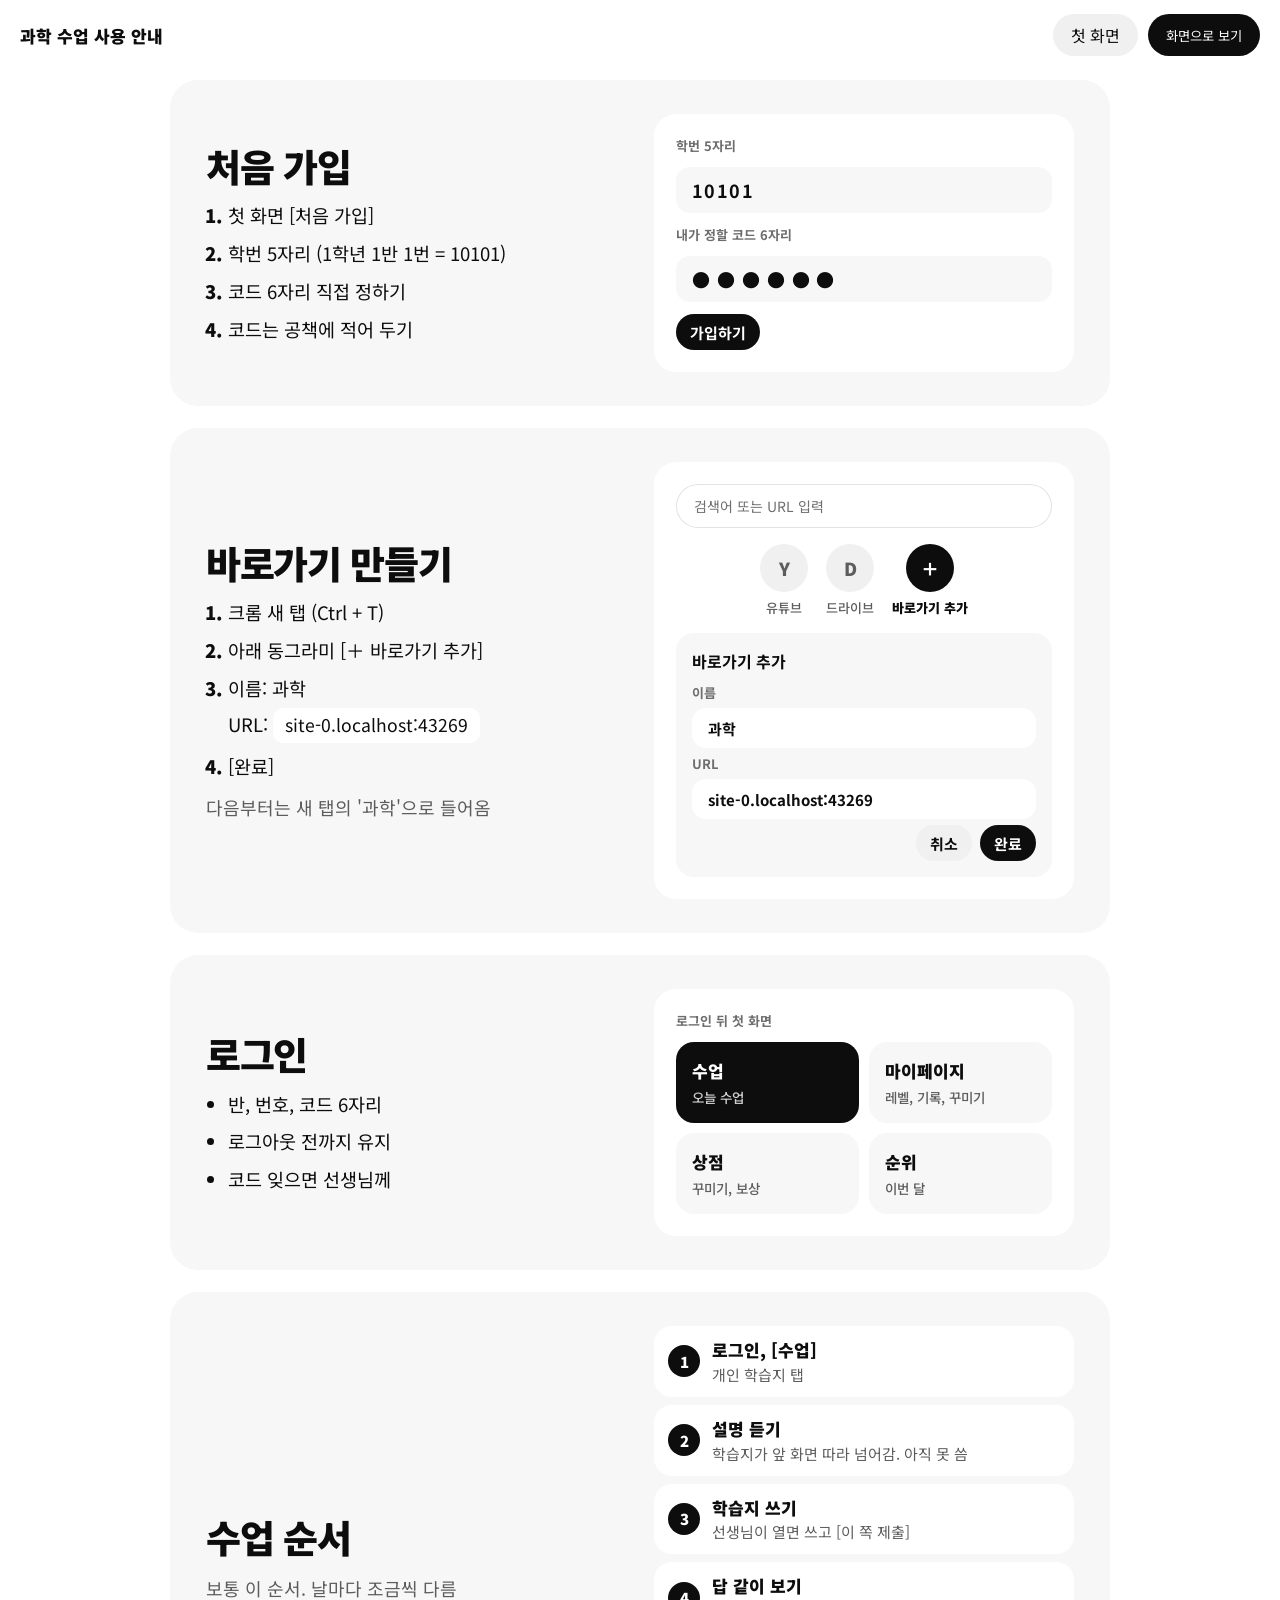
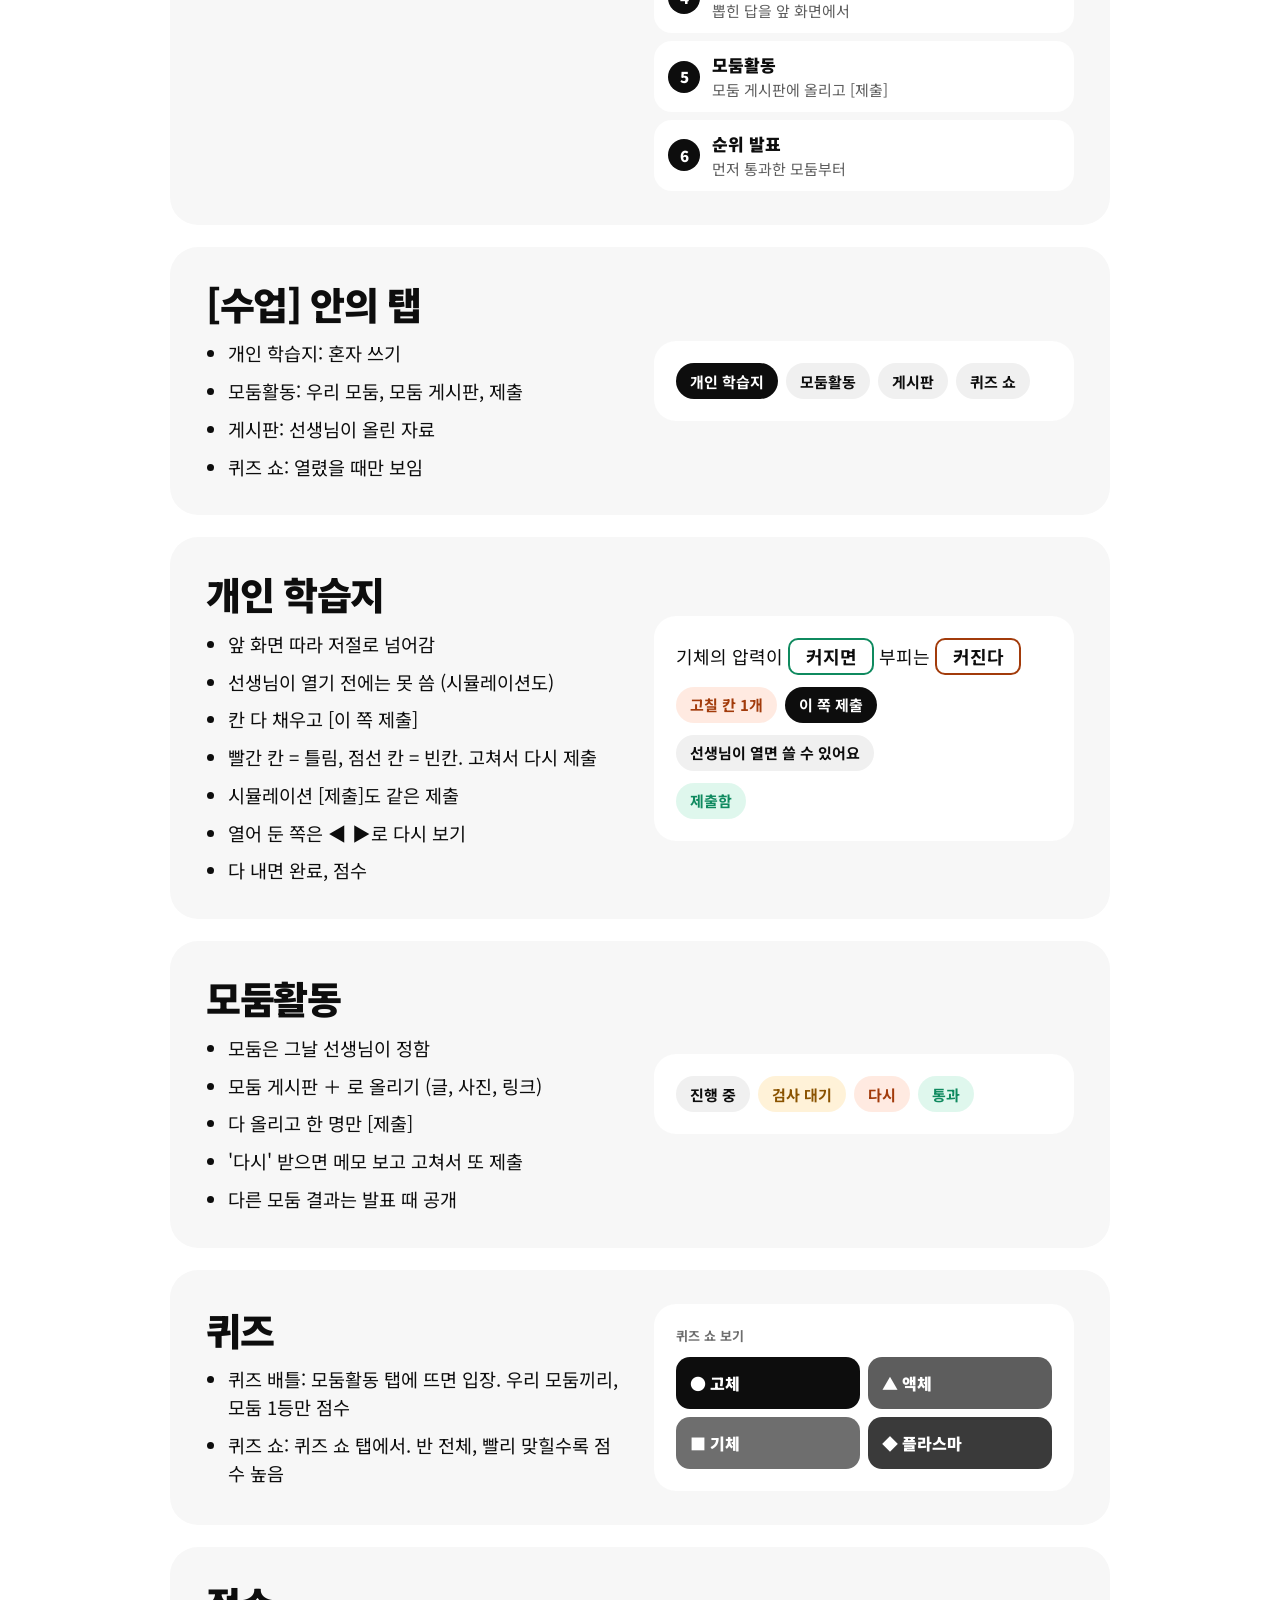
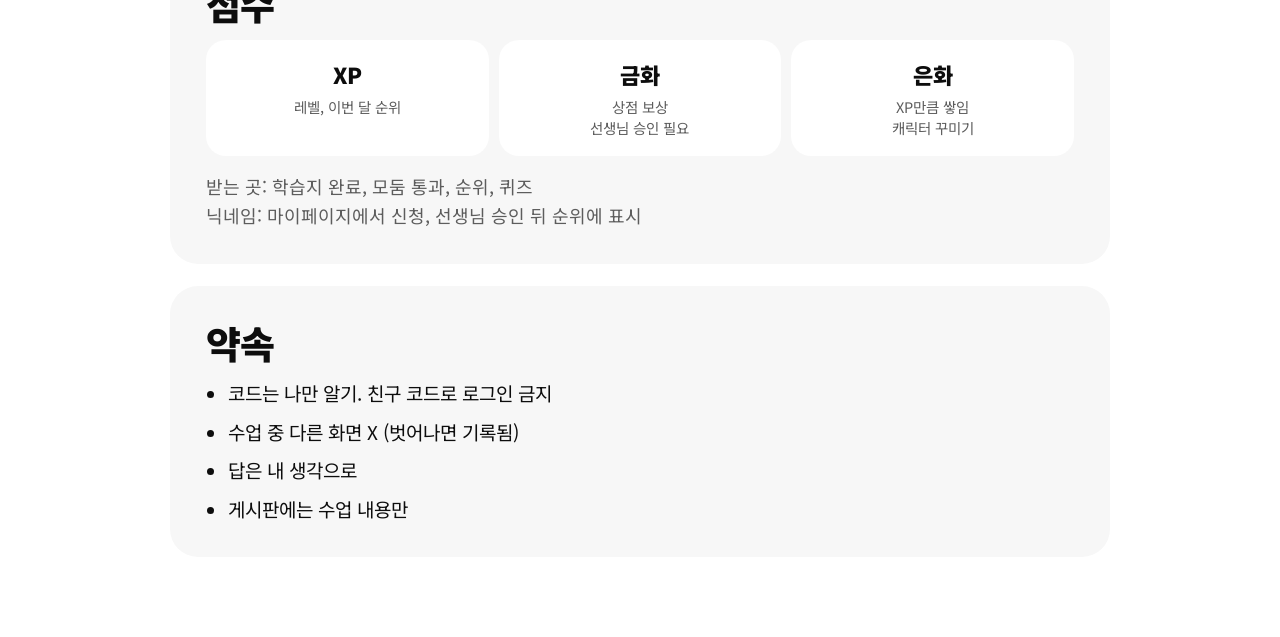
<file: guide.html>
<!doctype html>
<html lang="ko">
<head>
<meta charset="utf-8">
<meta name="robots" content="noindex">
<meta name="viewport" content="width=device-width, initial-scale=1">
<link rel="icon" href="assets/img/icon-32.png" sizes="32x32">
<link rel="icon" href="assets/img/icon-192.png" sizes="192x192">
<link rel="apple-touch-icon" href="assets/img/icon-180.png">
<meta name="apple-mobile-web-app-title" content="과학">
<title>과학 수업 사용 안내</title>
<link rel="preconnect" href="https://fonts.googleapis.com">
<link rel="preconnect" href="https://fonts.gstatic.com" crossorigin>
<link href="https://fonts.googleapis.com/css2?family=Noto+Sans+KR:wght@400;500;700;900&display=swap" rel="stylesheet">
<link rel="stylesheet" href="assets/css/guide.css">
</head>
<body>
<div class="bar">
  <b>과학 수업 사용 안내</b>
  <a class="btn only-scroll" href="index.html">첫 화면</a>
  <button class="btn dark only-scroll" type="button" id="to-slides">화면으로 보기</button>
  <button class="btn only-slides" type="button" id="prev" aria-label="앞 장">‹</button>
  <span class="count only-slides" id="count"></span>
  <button class="btn only-slides" type="button" id="next" aria-label="다음 장">›</button>
  <button class="btn only-slides" type="button" id="to-scroll">닫기</button>
</div>

<main>
  <section class="g">
    <div>
      <h2>처음 가입</h2>
      <ol>
        <li>첫 화면 [처음 가입]</li>
        <li>학번 5자리 (1학년 1반 1번 = 10101)</li>
        <li>코드 6자리 직접 정하기</li>
        <li>코드는 공책에 적어 두기</li>
      </ol>
    </div>
    <div class="pic" aria-hidden="true">
      <span class="lbl">학번 5자리</span>
      <div class="in">10101</div>
      <span class="lbl">내가 정할 코드 6자리</span>
      <div class="in">● ● ● ● ● ●</div>
      <div class="row"><span class="chip on">가입하기</span></div>
    </div>
  </section>

  <section class="g">
    <div>
      <h2>바로가기 만들기</h2>
      <ol>
        <li>크롬 새 탭 (Ctrl + T)</li>
        <li>아래 동그라미 [＋ 바로가기 추가]</li>
        <li>이름: 과학<br>URL: <span class="addr" data-addr></span></li>
        <li>[완료]</li>
      </ol>
      <p style="margin-top:12px">다음부터는 새 탭의 '과학'으로 들어옴</p>
    </div>
    <div class="pic newtab" aria-hidden="true">
      <div class="nt-search">검색어 또는 URL 입력</div>
      <div class="nt-tiles">
        <span class="nt-tile"><i>Y</i>유튜브</span>
        <span class="nt-tile"><i>D</i>드라이브</span>
        <span class="nt-tile on"><i>＋</i>바로가기 추가</span>
      </div>
      <div class="nt-dlg">
        <b>바로가기 추가</b>
        <span class="lbl">이름</span>
        <div class="in nt-in">과학</div>
        <span class="lbl">URL</span>
        <div class="in nt-in" data-addr></div>
        <div class="row" style="justify-content:flex-end"><span class="chip">취소</span><span class="chip on">완료</span></div>
      </div>
    </div>
  </section>

  <section class="g">
    <div>
      <h2>로그인</h2>
      <ul>
        <li>반, 번호, 코드 6자리</li>
        <li>로그아웃 전까지 유지</li>
        <li>코드 잊으면 선생님께</li>
      </ul>
    </div>
    <div class="pic" aria-hidden="true">
      <span class="lbl">로그인 뒤 첫 화면</span>
      <div class="menu">
        <div class="main">수업<span>오늘 수업</span></div>
        <div>마이페이지<span>레벨, 기록, 꾸미기</span></div>
        <div>상점<span>꾸미기, 보상</span></div>
        <div>순위<span>이번 달</span></div>
      </div>
    </div>
  </section>

  <section class="g">
    <div>
      <h2>수업 순서</h2>
      <p>보통 이 순서. 날마다 조금씩 다름</p>
    </div>
    <ol class="tl" aria-label="수업 순서">
      <li><b>로그인, [수업]</b><span>개인 학습지 탭</span></li>
      <li><b>설명 듣기</b><span>학습지가 앞 화면 따라 넘어감. 아직 못 씀</span></li>
      <li><b>학습지 쓰기</b><span>선생님이 열면 쓰고 [이 쪽 제출]</span></li>
      <li><b>답 같이 보기</b><span>뽑힌 답을 앞 화면에서</span></li>
      <li><b>모둠활동</b><span>모둠 게시판에 올리고 [제출]</span></li>
      <li><b>순위 발표</b><span>먼저 통과한 모둠부터</span></li>
    </ol>
  </section>

  <section class="g">
    <div>
      <h2>[수업] 안의 탭</h2>
      <ul>
        <li>개인 학습지: 혼자 쓰기</li>
        <li>모둠활동: 우리 모둠, 모둠 게시판, 제출</li>
        <li>게시판: 선생님이 올린 자료</li>
        <li>퀴즈 쇼: 열렸을 때만 보임</li>
      </ul>
    </div>
    <div class="pic" aria-hidden="true">
      <div class="row"><span class="chip on">개인 학습지</span><span class="chip">모둠활동</span><span class="chip">게시판</span><span class="chip">퀴즈 쇼</span></div>
    </div>
  </section>

  <section class="g">
    <div>
      <h2>개인 학습지</h2>
      <ul>
        <li>앞 화면 따라 저절로 넘어감</li>
        <li>선생님이 열기 전에는 못 씀 (시뮬레이션도)</li>
        <li>칸 다 채우고 [이 쪽 제출]</li>
        <li>빨간 칸 = 틀림, 점선 칸 = 빈칸. 고쳐서 다시 제출</li>
        <li>시뮬레이션 [제출]도 같은 제출</li>
        <li>열어 둔 쪽은 ◀ ▶로 다시 보기</li>
        <li>다 내면 완료, 점수</li>
      </ul>
    </div>
    <div class="pic" aria-hidden="true">
      <p style="color:var(--ink)">기체의 압력이 <span class="blank good">커지면</span> 부피는 <span class="blank bad">커진다</span></p>
      <div class="row"><span class="chip re">고칠 칸 1개</span><span class="chip on">이 쪽 제출</span></div>
      <div class="row"><span class="chip">선생님이 열면 쓸 수 있어요</span></div>
      <div class="row"><span class="chip ok">제출함</span></div>
    </div>
  </section>

  <section class="g">
    <div>
      <h2>모둠활동</h2>
      <ul>
        <li>모둠은 그날 선생님이 정함</li>
        <li>모둠 게시판 ＋ 로 올리기 (글, 사진, 링크)</li>
        <li>다 올리고 한 명만 [제출]</li>
        <li>'다시' 받으면 메모 보고 고쳐서 또 제출</li>
        <li>다른 모둠 결과는 발표 때 공개</li>
      </ul>
    </div>
    <div class="pic" aria-hidden="true">
      <div class="row"><span class="chip">진행 중</span><span class="chip wait">검사 대기</span><span class="chip re">다시</span><span class="chip ok">통과</span></div>
    </div>
  </section>

  <section class="g">
    <div>
      <h2>퀴즈</h2>
      <ul>
        <li>퀴즈 배틀: 모둠활동 탭에 뜨면 입장. 우리 모둠끼리, 모둠 1등만 점수</li>
        <li>퀴즈 쇼: 퀴즈 쇼 탭에서. 반 전체, 빨리 맞힐수록 점수 높음</li>
      </ul>
    </div>
    <div class="pic" aria-hidden="true">
      <span class="lbl">퀴즈 쇼 보기</span>
      <div class="qs-opts"><span>● 고체</span><span>▲ 액체</span><span>■ 기체</span><span>◆ 플라스마</span></div>
    </div>
  </section>

  <section class="g one">
    <div>
      <h2>점수</h2>
      <div class="coins">
        <div><b>XP</b><span>레벨, 이번 달 순위</span></div>
        <div><b>금화</b><span>상점 보상<br>선생님 승인 필요</span></div>
        <div><b>은화</b><span>XP만큼 쌓임<br>캐릭터 꾸미기</span></div>
      </div>
      <p style="margin-top:16px">받는 곳: 학습지 완료, 모둠 통과, 순위, 퀴즈<br>닉네임: 마이페이지에서 신청, 선생님 승인 뒤 순위에 표시</p>
    </div>
  </section>

  <section class="g one">
    <div>
      <h2>약속</h2>
      <ul class="rules">
        <li>코드는 나만 알기. 친구 코드로 로그인 금지</li>
        <li>수업 중 다른 화면 X (벗어나면 기록됨)</li>
        <li>답은 내 생각으로</li>
        <li>게시판에는 수업 내용만</li>
      </ul>
    </div>
  </section>
</main>

<script>
  // 이 사이트 주소(https:// 빼고, 안내문이 있는 폴더)
  const addr = (location.host + location.pathname.replace(/[^/]*$/, '')).replace(/\/$/, '');
  document.querySelectorAll('[data-addr]').forEach((el) => { el.textContent = addr; });
  const slides = [...document.querySelectorAll('main .g')];
  let at = 0;
  function show(i) {
    at = Math.max(0, Math.min(slides.length - 1, i));
    slides.forEach((s, j) => s.classList.toggle('on', j === at));
    document.getElementById('count').textContent = `${at + 1} / ${slides.length}`;
  }
  function slideMode(on) {
    document.body.classList.toggle('slides', on);
    if (on) show(at);
    else { slides.forEach((s) => s.classList.remove('on')); scrollTo(0, 0); }
    history.replaceState(null, '', on ? '?slide' : location.pathname);
  }
  document.getElementById('to-slides').onclick = () => { at = 0; slideMode(true); };
  document.getElementById('to-scroll').onclick = () => slideMode(false);
  document.getElementById('prev').onclick = () => show(at - 1);
  document.getElementById('next').onclick = () => show(at + 1);
  addEventListener('keydown', (e) => {
    if (!document.body.classList.contains('slides')) return;
    if (['ArrowRight', 'PageDown', ' ', 'Enter'].includes(e.key)) { e.preventDefault(); show(at + 1); }
    else if (['ArrowLeft', 'PageUp'].includes(e.key)) { e.preventDefault(); show(at - 1); }
    else if (e.key === 'Home') show(0);
    else if (e.key === 'End') show(slides.length - 1);
    else if (e.key === 'Escape') slideMode(false);
    else if (e.key === 'f' || e.key === 'F') document.fullscreenElement ? document.exitFullscreen() : document.documentElement.requestFullscreen?.();
  });
  if (new URLSearchParams(location.search).has('slide')) slideMode(true);
</script>
</body>
</html>
</file>
<file: assets/css/guide.css>
/* 사용 안내 공통 모양 (학생 guide.html · 교사 teacher/guide.html) */
  :root { --ink: #0D0D0D; --ink2: #5D5D5D; --ink3: #6E6E6E; --box: #F7F7F7; --pill: #F0F0F0; --ok: #0F8A5F; --okbg: rgba(34,197,130,.14); --re: #A23B0B; --rebg: rgba(255,122,69,.16); --wait: #8A5300; --waitbg: rgba(255,196,77,.22); }
  * { box-sizing: border-box; }
  html, body { margin: 0; background: #fff; color: var(--ink); font-family: 'Noto Sans KR', system-ui, sans-serif; font-variant-numeric: tabular-nums; }
  a { color: inherit; }
  .bar { position: sticky; top: 0; z-index: 5; display: flex; align-items: center; gap: 10px; padding: 14px 20px; background: rgba(255,255,255,.86); backdrop-filter: blur(14px); -webkit-backdrop-filter: blur(14px); }
  .bar b { font-size: 17px; font-weight: 900; margin-right: auto; }
  .btn { display: inline-flex; align-items: center; justify-content: center; min-height: 42px; padding: 0 18px; border: 0; border-radius: 999px; background: var(--pill); color: var(--ink); font: 700 15px/1 inherit; font-family: inherit; text-decoration: none; cursor: pointer; }
  .btn:hover { background: #E6E6E6; }
  .btn.dark { background: var(--ink); color: #fff; }
  main { max-width: 980px; margin: 0 auto; padding: 10px 20px 80px; display: flex; flex-direction: column; gap: 22px; }
  .g { background: var(--box); border-radius: 28px; padding: 34px 36px; display: grid; grid-template-columns: minmax(0, 1fr) minmax(0, 1fr); gap: 28px; align-items: center; }
  .g.one { grid-template-columns: 1fr; }
  .eyebrow { font-size: 14px; font-weight: 700; color: var(--ink3); margin: 0 0 6px; }
  h1 { margin: 0; font-size: clamp(40px, 7vw, 76px); font-weight: 900; letter-spacing: -0.045em; line-height: 1.08; }
  h2 { margin: 0 0 14px; font-size: clamp(26px, 3.4vw, 38px); font-weight: 900; letter-spacing: -0.035em; line-height: 1.2; }
  p { margin: 0; font-size: 18px; line-height: 1.6; color: var(--ink2); }
  ol, ul { margin: 0; padding-left: 22px; display: flex; flex-direction: column; gap: 10px; font-size: 18.5px; line-height: 1.5; }
  li b { color: var(--ink); }
  li::marker { font-weight: 900; }
  .cover { text-align: left; padding: 56px 40px; }
  .cover p { margin-top: 14px; font-size: 20px; }
  /* 그림(화면 모양) */
  .pic { background: #fff; border-radius: 22px; padding: 22px; display: flex; flex-direction: column; gap: 12px; }
  .pic .lbl { font-size: 13px; font-weight: 700; color: var(--ink3); }
  .in { height: 46px; border-radius: 14px; background: var(--box); display: flex; align-items: center; padding: 0 16px; font-size: 18px; font-weight: 700; letter-spacing: .08em; }
  .row { display: flex; gap: 8px; flex-wrap: wrap; align-items: center; }
  .chip { display: inline-flex; align-items: center; min-height: 36px; padding: 0 14px; border-radius: 999px; background: var(--pill); font-size: 15px; font-weight: 700; }
  .chip.on { background: var(--ink); color: #fff; }
  .chip.ok { background: var(--okbg); color: var(--ok); }
  .chip.re { background: var(--rebg); color: var(--re); }
  .chip.wait { background: var(--waitbg); color: var(--wait); }
  .blank { display: inline-block; min-width: 86px; padding: 4px 10px; border-radius: 10px; background: var(--box); font-weight: 700; text-align: center; }
  .blank.bad { box-shadow: inset 0 0 0 2px var(--re); background: #fff; }
  .blank.good { box-shadow: inset 0 0 0 2px var(--ok); background: #fff; }
  .menu { display: grid; grid-template-columns: 1fr 1fr; gap: 10px; }
  .menu div { background: var(--box); border-radius: 18px; padding: 16px; font-size: 17px; font-weight: 900; }
  .menu div span { display: block; margin-top: 4px; font-size: 13.5px; font-weight: 500; color: var(--ink2); }
  .menu .main { background: var(--ink); color: #fff; }
  .menu .main span { color: rgba(255,255,255,.8); }
  .coins { display: grid; grid-template-columns: repeat(3, 1fr); gap: 10px; }
  .coins div { background: #fff; border-radius: 20px; padding: 18px 14px; text-align: center; }
  .coins b { display: block; font-size: 22px; font-weight: 900; }
  .coins span { display: block; margin-top: 6px; font-size: 14.5px; color: var(--ink2); line-height: 1.45; }
  .rules li { font-size: 19px; }
  /* 크롬 새 탭 그림 */
  .newtab { align-items: center; gap: 16px; }
  .nt-search { width: 100%; height: 44px; border-radius: 999px; box-shadow: inset 0 0 0 1px #E3E3E3; display: flex; align-items: center; padding: 0 18px; font-size: 14px; color: var(--ink3); }
  .nt-tiles { display: flex; gap: 18px; }
  .nt-tile { display: flex; flex-direction: column; align-items: center; gap: 6px; font-size: 13px; font-weight: 500; color: var(--ink2); }
  .nt-tile i { width: 48px; height: 48px; border-radius: 50%; background: var(--pill); display: flex; align-items: center; justify-content: center; font-style: normal; font-size: 18px; font-weight: 900; color: var(--ink2); }
  .nt-tile.on { color: var(--ink); font-weight: 900; }
  .nt-tile.on i { background: var(--ink); color: #fff; }
  .nt-dlg { width: 100%; background: var(--box); border-radius: 18px; padding: 16px; display: flex; flex-direction: column; gap: 6px; }
  .nt-dlg > b { font-size: 16px; margin-bottom: 4px; }
  .nt-in { background: #fff; height: 40px; font-size: 15px; letter-spacing: 0; }
  .addr { display: inline-block; margin-top: 6px; padding: 4px 12px; border-radius: 10px; background: #fff; font-size: .95em; overflow-wrap: anywhere; }
  /* 화면으로 보기(프로젝터): 한 장씩 */
  body.slides main { max-width: none; height: calc(100vh - 70px); padding: 0 28px 28px; }
  body.slides .g { display: none; height: 100%; padding: 4vh 5vw; overflow: auto; }
  body.slides .g.on { display: grid; }
  body.slides h2 { font-size: clamp(34px, 4.4vw, 60px); }
  body.slides p, body.slides li { font-size: clamp(20px, 1.9vw, 28px); }
  body.slides .rules li { font-size: clamp(22px, 2.1vw, 30px); }
  body.slides .pic { padding: 30px; }
  .count { font-size: 15px; font-weight: 700; color: var(--ink3); min-width: 54px; text-align: center; }
  body:not(.slides) .only-slides { display: none; }
  body.slides .only-scroll { display: none; }
  @media (max-width: 760px) {
    .g { grid-template-columns: 1fr; padding: 26px 22px; }
    .coins { grid-template-columns: 1fr; }
  }
  @media print {
    .bar { display: none; }
    main { padding: 0; gap: 12px; }
    .g { break-inside: avoid; padding: 20px 24px; }
    .cover { padding: 24px; }
  }
/* 수업 흐름(차례 목록) */
.tl { list-style: none; margin: 0; padding: 0; display: flex; flex-direction: column; gap: 8px; counter-reset: tl; }
.tl li { counter-increment: tl; position: relative; background: #fff; border-radius: 18px; padding: 12px 16px 12px 58px; display: flex; flex-direction: column; gap: 2px; font-size: 16px; line-height: 1.4; }
.tl li::before { content: counter(tl); position: absolute; left: 14px; top: 50%; transform: translateY(-50%); width: 32px; height: 32px; border-radius: 50%; background: var(--ink); color: #fff; font-weight: 900; font-size: 15px; display: flex; align-items: center; justify-content: center; }
.tl li > b { font-size: 17px; font-weight: 900; }
.tl li > span { color: var(--ink2); font-size: 15px; }
.qs-opts { display: grid; grid-template-columns: 1fr 1fr; gap: 8px; }
.qs-opts span { border-radius: 14px; padding: 14px; font-weight: 900; color: #fff; background: #0D0D0D; }
.qs-opts span:nth-child(2) { background: #5D5D5D; }
.qs-opts span:nth-child(3) { background: #6E6E6E; }
.qs-opts span:nth-child(4) { background: #3A3A3A; }
body.slides .tl li { font-size: clamp(16px, 1.4vw, 20px); padding-top: 1.4vh; padding-bottom: 1.4vh; }
body.slides .tl li > b { font-size: clamp(17px, 1.6vw, 22px); }
body.slides .tl li > span { font-size: clamp(15px, 1.3vw, 19px); }
/* 선생님 안내: 왼쪽 차례 + 오른쪽 본문 */
.tg-wrap { max-width: 1180px; margin: 0 auto; display: grid; grid-template-columns: 200px minmax(0, 1fr); gap: 20px; padding: 0 20px; }
.tg-wrap main { padding: 10px 0 80px; max-width: none; margin: 0; }
.toc { position: sticky; top: 76px; align-self: start; display: flex; flex-direction: column; gap: 2px; padding-top: 10px; }
.toc a { padding: 8px 12px; border-radius: 12px; font-size: 14.5px; font-weight: 500; color: var(--ink2); text-decoration: none; }
.toc a:hover { background: var(--pill); color: var(--ink); }
.toc a.on { background: var(--ink); color: #fff; font-weight: 700; }
.tguide .g { scroll-margin-top: 80px; }
.tguide .g h2 { margin-top: 2px; }
.tguide .tl li { font-size: 16.5px; }
.ktable { width: 100%; border-collapse: separate; border-spacing: 0; background: #fff; border-radius: 18px; overflow: hidden; margin-top: 12px; font-size: 16.5px; line-height: 1.5; }
.ktable th, .ktable td { padding: 12px 16px; text-align: left; vertical-align: top; border-bottom: 1px solid #ECECEC; }
.ktable tr:last-child th, .ktable tr:last-child td { border-bottom: 0; }
.ktable th { width: 190px; font-weight: 900; white-space: nowrap; }
.ktable td { color: var(--ink2); }
.ktable td b { color: var(--ink); }
@media (max-width: 860px) {
  .tg-wrap { grid-template-columns: 1fr; }
  .toc { position: static; flex-direction: row; flex-wrap: wrap; }
  .ktable th { width: auto; white-space: normal; }
}
@media print { .toc { display: none; } .tg-wrap { display: block; padding: 0; } }
</file>
